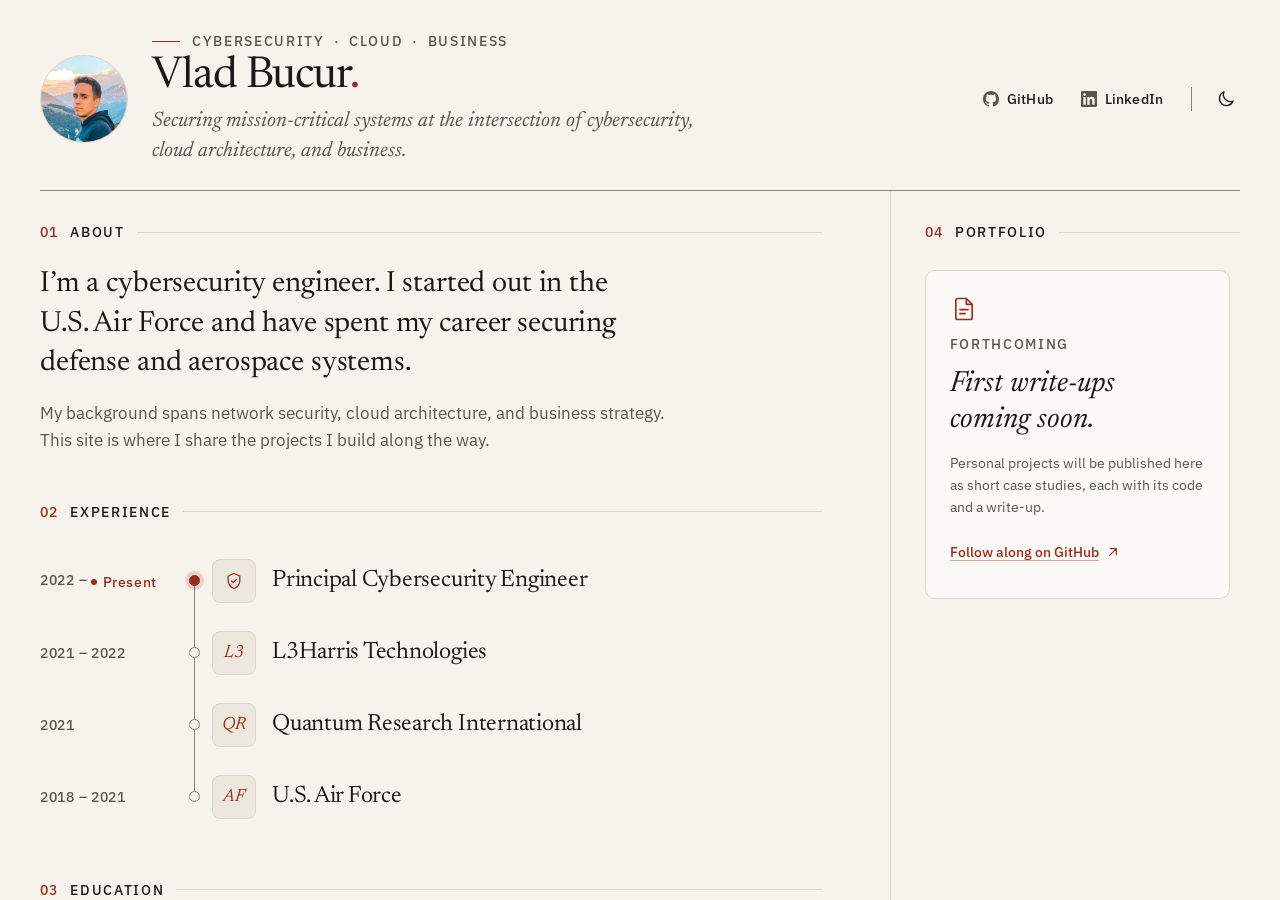
<file: index.html>
<!doctype html>
<html lang="en">
<head>
  <meta charset="utf-8">
  <meta name="viewport" content="width=device-width, initial-scale=1">
  <title>Vlad Bucur — Cybersecurity Engineer</title>

  <!-- Apply the saved theme before first paint (prevents a light/dark flash). -->
  <script>
    (function () {
      var d = document.documentElement;
      d.classList.add('js');
      try {
        var t = localStorage.getItem('theme');
        if (t === 'light' || t === 'dark') d.setAttribute('data-theme', t);
      } catch (e) {}
    })();
  </script>

  <meta name="description" content="Vlad Bucur is a cybersecurity engineer securing mission-critical systems at the intersection of cybersecurity, cloud architecture, and business.">
  <meta name="color-scheme" content="light dark">
  <meta name="theme-color" content="#F6F3EC" media="(prefers-color-scheme: light)">
  <meta name="theme-color" content="#131210" media="(prefers-color-scheme: dark)">

  <link rel="canonical" href="https://corpus777.github.io/">

  <!-- Social cards (add og:image / twitter:image once a share image exists) -->
  <meta property="og:type" content="website">
  <meta property="og:url" content="https://corpus777.github.io/">
  <meta property="og:site_name" content="Vlad Bucur">
  <meta property="og:locale" content="en_US">
  <meta property="og:title" content="Vlad Bucur — Cybersecurity Engineer">
  <meta property="og:description" content="Securing mission-critical systems at the intersection of cybersecurity, cloud architecture, and business.">
  <meta name="twitter:card" content="summary">
  <meta name="twitter:title" content="Vlad Bucur — Cybersecurity Engineer">
  <meta name="twitter:description" content="Securing mission-critical systems at the intersection of cybersecurity, cloud architecture, and business.">

  <link rel="icon" href="assets/img/favicon.svg" type="image/svg+xml">

  <link rel="preconnect" href="https://fonts.googleapis.com">
  <link rel="preconnect" href="https://fonts.gstatic.com" crossorigin>
  <link rel="stylesheet" href="https://fonts.googleapis.com/css2?family=IBM+Plex+Sans:wght@400;500&family=Newsreader:ital,opsz,wght@0,6..72,400;0,6..72,500;1,6..72,400&display=swap">
  <link rel="stylesheet" href="assets/css/style.css">

  <!-- Project data first, then the scripts that use it (defer keeps this order). -->
  <script src="assets/js/projects-data.js" defer></script>
  <script src="assets/js/main.js" defer></script>
  <script src="assets/js/portfolio.js" defer></script>

  <script type="application/ld+json">
  {
    "@context": "https://schema.org",
    "@type": "Person",
    "name": "Vlad Bucur",
    "url": "https://corpus777.github.io/",
    "jobTitle": "Cybersecurity Engineer",
    "sameAs": [
      "https://www.linkedin.com/in/vladbucur1/",
      "https://github.com/Corpus777"
    ],
    "alumniOf": [
      {
        "@type": "CollegeOrUniversity",
        "name": "Johns Hopkins Carey Business School"
      },
      {
        "@type": "CollegeOrUniversity",
        "name": "University of Maryland Global Campus"
      }
    ]
  }
  </script>
</head>
<!-- data-root: prefix from this page to the site root (used by portfolio.js). -->
<body data-root="./">
  <a class="skip-link" href="#main">Skip to content</a>

  <div class="shell">

    <!-- ===================== Profile header ===================== -->
    <header class="profile">
      <!-- Portrait: assets/img/profile.jpg, cropped to a circle. If the file is
           missing, the image removes itself and the VB monogram shows. -->
      <div class="portrait profile__portrait reveal" style="--reveal-order: 0">
        <div class="portrait__frame">
          <span class="portrait__monogram" aria-hidden="true">VB</span>
          <img class="portrait__img" src="assets/img/profile.jpg" alt="Portrait of Vlad Bucur" width="160" height="160" decoding="async" onload="this.classList.add('is-loaded')" onerror="this.remove()">
        </div>
      </div>

      <div class="profile__id">
        <p class="eyebrow profile__eyebrow reveal" style="--reveal-order: 1">
          <span class="profile__topics"><span>Cybersecurity</span> <span>Cloud</span> <span>Business</span></span>
        </p>
        <h1 class="profile__name reveal" style="--reveal-order: 2">Vlad Bucur<span class="profile__dot" aria-hidden="true">.</span></h1>
      </div>

      <p class="profile__tagline reveal" style="--reveal-order: 3">Securing mission-critical systems at the intersection of cybersecurity, cloud architecture, and business.</p>

      <div class="profile__actions reveal" style="--reveal-order: 4">
        <ul class="profile__links" role="list">
          <li>
            <a class="profile__link" href="https://github.com/Corpus777" target="_blank" rel="noopener noreferrer">
              <svg viewBox="0 0 16 16" fill="currentColor" aria-hidden="true" focusable="false"><path d="M8 0C3.58 0 0 3.58 0 8c0 3.54 2.29 6.53 5.47 7.59.4.07.55-.17.55-.38 0-.19-.01-.82-.01-1.49-2.01.37-2.53-.49-2.69-.94-.09-.23-.48-.94-.82-1.13-.28-.15-.68-.52-.01-.53.63-.01 1.08.58 1.23.82.72 1.21 1.87.87 2.33.66.07-.52.28-.87.51-1.07-1.78-.2-3.64-.89-3.64-3.95 0-.87.31-1.59.82-2.15-.08-.2-.36-1.02.08-2.12 0 0 .67-.21 2.2.82.64-.18 1.32-.27 2-.27.68 0 1.36.09 2 .27 1.53-1.04 2.2-.82 2.2-.82.44 1.1.16 1.92.08 2.12.51.56.82 1.27.82 2.15 0 3.07-1.87 3.75-3.65 3.95.29.25.54.73.54 1.48 0 1.07-.01 1.93-.01 2.2 0 .21.15.46.55.38A8.013 8.013 0 0 0 16 8c0-4.42-3.58-8-8-8z"/></svg>
              GitHub<span class="visually-hidden"> (opens in a new tab)</span>
            </a>
          </li>
          <li>
            <a class="profile__link" href="https://www.linkedin.com/in/vladbucur1/" target="_blank" rel="noopener noreferrer">
              <svg viewBox="0 0 24 24" fill="currentColor" aria-hidden="true" focusable="false"><path d="M20.447 20.452h-3.554v-5.569c0-1.328-.027-3.037-1.852-3.037-1.853 0-2.136 1.445-2.136 2.939v5.667H9.351V9h3.414v1.561h.046c.477-.9 1.637-1.85 3.37-1.85 3.601 0 4.267 2.37 4.267 5.455v6.286zM5.337 7.433a2.062 2.062 0 1 1 0-4.125 2.062 2.062 0 0 1 0 4.125zM7.119 20.452H3.555V9h3.564v11.452zM22.225 0H1.771C.792 0 0 .774 0 1.729v20.542C0 23.227.792 24 1.771 24h20.451C23.2 24 24 23.227 24 22.271V1.729C24 .774 23.2 0 22.222 0h.003z"/></svg>
              LinkedIn<span class="visually-hidden"> (opens in a new tab)</span>
            </a>
          </li>
        </ul>
        <span class="profile__divider" aria-hidden="true"></span>
        <button class="icon-button theme-toggle" type="button" aria-label="Dark theme" aria-pressed="false" data-theme-toggle>
          <svg class="theme-toggle__moon" viewBox="0 0 24 24" fill="none" stroke="currentColor" stroke-width="1.6" stroke-linecap="round" stroke-linejoin="round" aria-hidden="true" focusable="false"><path d="M20.5 14.5A8.5 8.5 0 0 1 9.5 3.5a8.5 8.5 0 1 0 11 11z"/></svg>
          <svg class="theme-toggle__sun" viewBox="0 0 24 24" fill="none" stroke="currentColor" stroke-width="1.6" stroke-linecap="round" aria-hidden="true" focusable="false"><circle cx="12" cy="12" r="4"/><path d="M12 2.5v2M12 19.5v2M4.6 4.6 6 6M18 18l1.4 1.4M2.5 12h2M19.5 12h2M4.6 19.4 6 18M18 6l1.4-1.4"/></svg>
        </button>
      </div>
    </header>

    <!-- ===================== Main column =====================
         On large screens this column scrolls on its own. It has no links, so it
         is itself a keyboard tab stop there (main.js keeps tabindex in sync). -->
    <main id="main" class="shell__main scroller reveal" style="--reveal-order: 3" tabindex="0" aria-label="Overview" data-scroll-region>

      <!-- 01 About -->
      <section class="resume-section" id="about" aria-labelledby="about-title">
        <h2 class="label" id="about-title"><span class="label__num" aria-hidden="true">01</span>About</h2>
        <div class="prose">
          <p class="lede">I’m a cybersecurity engineer. I started out in the U.S. Air Force and have spent my career securing defense and aerospace systems.</p>
          <p>My background spans network security, cloud architecture, and business strategy. This site is where I share the projects I build along the way.</p>
        </div>
      </section>

      <!-- 02 Experience: past roles show employer + years; the current role shows its title only. Heading first in the DOM;
           CSS shows the years first. Add timeline__item--current to the
           present role (filled ring). -->
      <section class="resume-section" id="experience" aria-labelledby="experience-title">
        <h2 class="label" id="experience-title"><span class="label__num" aria-hidden="true">02</span>Experience</h2>
        <ol class="timeline" role="list">
          <li class="timeline__item timeline__item--current">
            <div class="timeline__body">
              <h3 class="timeline__title">Principal Cybersecurity Engineer</h3>
            </div>
            <span class="timeline__badge" aria-hidden="true"><svg viewBox="0 0 24 24" fill="none" stroke="currentColor" stroke-width="1.5" stroke-linecap="round" stroke-linejoin="round" focusable="false"><path d="M12 3 5 6v5c0 4.5 2.9 8.3 7 10 4.1-1.7 7-5.5 7-10V6z"/><path d="m9 12 2 2 4-4"/></svg></span>
            <p class="timeline__years">
              <time datetime="2022">2022</time><span class="timeline__dash"><span aria-hidden="true">–</span><span class="visually-hidden"> to </span></span><span class="timeline__now">Present</span>
            </p>
          </li>
          <li class="timeline__item">
            <div class="timeline__body">
              <h3 class="timeline__title">L3Harris Technologies</h3>
            </div>
            <span class="timeline__badge" aria-hidden="true">L3</span>
            <p class="timeline__years">
              <time datetime="2021">2021</time><span class="timeline__dash"><span aria-hidden="true">–</span><span class="visually-hidden"> to </span></span><time datetime="2022">2022</time>
            </p>
          </li>
          <li class="timeline__item">
            <div class="timeline__body">
              <h3 class="timeline__title">Quantum Research International</h3>
            </div>
            <span class="timeline__badge" aria-hidden="true">QR</span>
            <p class="timeline__years">
              <time datetime="2021">2021</time>
            </p>
          </li>
          <li class="timeline__item">
            <div class="timeline__body">
              <h3 class="timeline__title">U.S. Air Force</h3>
            </div>
            <span class="timeline__badge" aria-hidden="true">AF</span>
            <p class="timeline__years">
              <time datetime="2018">2018</time><span class="timeline__dash"><span aria-hidden="true">–</span><span class="visually-hidden"> to </span></span><time datetime="2021">2021</time>
            </p>
          </li>
        </ol>
      </section>

      <!-- 03 Education -->
      <section class="resume-section" id="education" aria-labelledby="education-title">
        <h2 class="label" id="education-title"><span class="label__num" aria-hidden="true">03</span>Education</h2>
        <ol class="timeline timeline--education" role="list">
          <li class="timeline__item">
            <div class="timeline__body">
              <h3 class="timeline__title">Master of Business Administration (MBA)</h3>
              <p class="timeline__meta">Johns Hopkins Carey Business School</p>
            </div>
            <span class="timeline__badge" aria-hidden="true">JH</span>
            <p class="timeline__years"><time datetime="2025">2025</time></p>
          </li>
          <li class="timeline__item">
            <div class="timeline__body">
              <h3 class="timeline__title">Master of Science in Cloud Computing Architecture</h3>
              <p class="timeline__meta">University of Maryland Global Campus</p>
            </div>
            <span class="timeline__badge" aria-hidden="true">UM</span>
            <p class="timeline__years"><time datetime="2023">2023</time></p>
          </li>
          <li class="timeline__item">
            <div class="timeline__body">
              <h3 class="timeline__title">Bachelor of Science in Computer Networks <span class="amp">&amp;</span> Cybersecurity</h3>
              <p class="timeline__meta">University of Maryland Global Campus</p>
            </div>
            <span class="timeline__badge" aria-hidden="true">UM</span>
            <p class="timeline__years"><time datetime="2021">2021</time></p>
          </li>
        </ol>
      </section>

      <footer class="colophon">
        <p>© 2026 Vlad Bucur</p>
      </footer>
    </main>

    <!-- ===================== Portfolio sidebar =====================
         Rendered by assets/js/portfolio.js from assets/js/projects-data.js.
         To add a project, edit the data file (see README.md), not this markup. -->
    <aside class="shell__aside portfolio reveal" style="--reveal-order: 4" aria-labelledby="portfolio-title" data-portfolio>
      <div class="portfolio__head">
        <h2 class="label" id="portfolio-title"><span class="label__num" aria-hidden="true">04</span>Portfolio</h2>
        <div class="chips" role="group" aria-label="Filter projects by category" data-portfolio-filters hidden></div>
        <p class="visually-hidden" role="status" data-portfolio-status></p>
      </div>
      <div class="portfolio__list scroller" data-portfolio-list>
        <noscript>
          <p class="portfolio__noscript">
            The project list needs JavaScript. In the meantime, the code is on
            <a class="text-link" href="https://github.com/Corpus777" target="_blank" rel="noopener noreferrer">GitHub<span class="visually-hidden"> (opens in a new tab)</span></a>.
          </p>
        </noscript>
      </div>
    </aside>

    <footer class="colophon colophon--page">
      <p>© 2026 Vlad Bucur</p>
    </footer>

  </div>
</body>
</html>
</file>
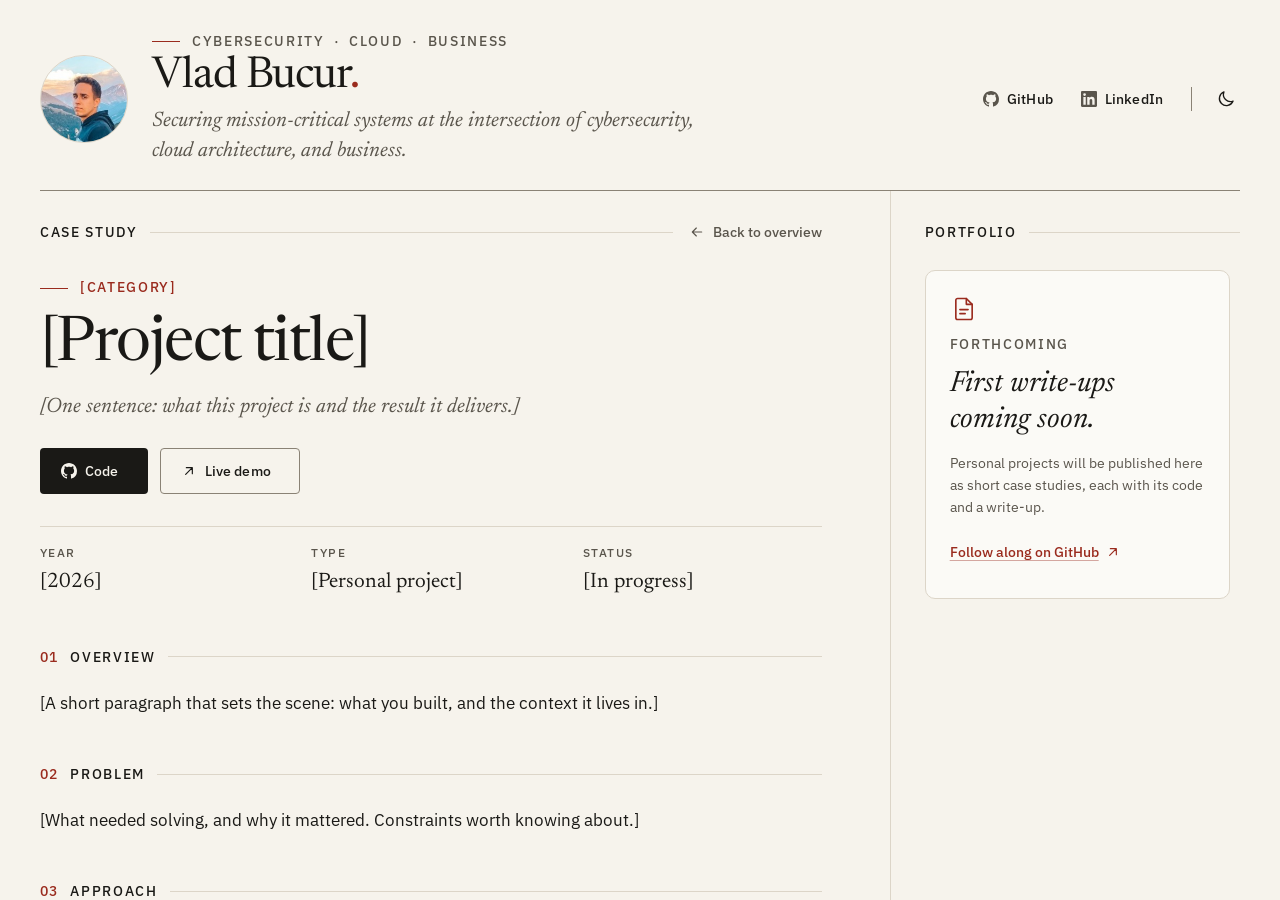
<file: projects/_template/index.html>
<!doctype html>
<!--
  PROJECT PAGE TEMPLATE
  1. Copy this whole folder, projects/_template/, to projects/<slug>/
     (slug: lowercase letters and digits, single hyphens between words, e.g. cloud-log-pipeline).
  2. In the copy, set data-project on <body> to the slug. It must match the
     slug of the entry in assets/js/projects-data.js; that card is then
     highlighted in the sidebar. Leave data-root="../../" as it is.
  3. Replace every placeholder in square brackets, including the <title>, the
     meta descriptions, the canonical/og:url slug and the GitHub repo name.
     Remove any button or section the project doesn't need; section numbers update automatically.
  4. Delete the <meta name="robots" content="noindex"> line so the page can be indexed.
  5. Add the project's entry at the top of window.PROJECTS in
     assets/js/projects-data.js (that is what makes it appear in the sidebar).
  6. Images go next to this file (cover.jpg, screenshot-1.png, ...). Strip location
     data from every image, and crop or blur hostnames, IP addresses, usernames
     and internal URLs in screenshots before committing.
  Paths are relative (../../assets/...) so the page works at any base URL.
-->
<html lang="en">
<head>
  <meta charset="utf-8">
  <meta name="viewport" content="width=device-width, initial-scale=1">
  <title>[Project title] — Vlad Bucur</title>
  <meta name="robots" content="noindex">

  <!-- Apply the saved theme before first paint (prevents a light/dark flash). -->
  <script>
    (function () {
      var d = document.documentElement;
      d.classList.add('js');
      try {
        var t = localStorage.getItem('theme');
        if (t === 'light' || t === 'dark') d.setAttribute('data-theme', t);
      } catch (e) {}
    })();
  </script>

  <meta name="description" content="[One-sentence summary of the project.]">
  <meta name="color-scheme" content="light dark">
  <meta name="theme-color" content="#F6F3EC" media="(prefers-color-scheme: light)">
  <meta name="theme-color" content="#131210" media="(prefers-color-scheme: dark)">

  <link rel="canonical" href="https://corpus777.github.io/projects/[slug]/">

  <meta property="og:type" content="article">
  <meta property="og:url" content="https://corpus777.github.io/projects/[slug]/">
  <meta property="og:site_name" content="Vlad Bucur">
  <meta property="og:title" content="[Project title] — Vlad Bucur">
  <meta property="og:description" content="[One-sentence summary of the project.]">
  <meta name="twitter:card" content="summary">
  <meta name="twitter:title" content="[Project title] — Vlad Bucur">
  <meta name="twitter:description" content="[One-sentence summary of the project.]">

  <link rel="icon" href="../../assets/img/favicon.svg" type="image/svg+xml">

  <link rel="preconnect" href="https://fonts.googleapis.com">
  <link rel="preconnect" href="https://fonts.gstatic.com" crossorigin>
  <link rel="stylesheet" href="https://fonts.googleapis.com/css2?family=IBM+Plex+Sans:wght@400;500&family=Newsreader:ital,opsz,wght@0,6..72,400;0,6..72,500;1,6..72,400&display=swap">
  <link rel="stylesheet" href="../../assets/css/style.css">

  <!-- Project data first, then the scripts that use it (defer keeps this order). -->
  <script src="../../assets/js/projects-data.js" defer></script>
  <script src="../../assets/js/main.js" defer></script>
  <script src="../../assets/js/portfolio.js" defer></script>
</head>
<!-- data-root: prefix from this page to the site root. data-project: this project's slug. -->
<body data-root="../../" data-project="[slug]">
  <a class="skip-link" href="#main">Skip to content</a>

  <div class="shell">

    <!-- ===================== Profile header (name links home) ===================== -->
    <header class="profile">
      <div class="portrait profile__portrait reveal" style="--reveal-order: 0">
        <div class="portrait__frame">
          <span class="portrait__monogram" aria-hidden="true">VB</span>
          <img class="portrait__img" src="../../assets/img/profile.jpg" alt="Portrait of Vlad Bucur" width="160" height="160" decoding="async" onload="this.classList.add('is-loaded')" onerror="this.remove()">
        </div>
      </div>

      <div class="profile__id">
        <p class="eyebrow profile__eyebrow reveal" style="--reveal-order: 1">
          <span class="profile__topics"><span>Cybersecurity</span> <span>Cloud</span> <span>Business</span></span>
        </p>
        <p class="profile__name reveal" style="--reveal-order: 2"><a href="../../index.html">Vlad Bucur<span class="profile__dot" aria-hidden="true">.</span><span class="visually-hidden">, home</span></a></p>
      </div>

      <p class="profile__tagline reveal" style="--reveal-order: 3">Securing mission-critical systems at the intersection of cybersecurity, cloud architecture, and business.</p>

      <div class="profile__actions reveal" style="--reveal-order: 4">
        <ul class="profile__links" role="list">
          <li>
            <a class="profile__link" href="https://github.com/Corpus777" target="_blank" rel="noopener noreferrer">
              <svg viewBox="0 0 16 16" fill="currentColor" aria-hidden="true" focusable="false"><path d="M8 0C3.58 0 0 3.58 0 8c0 3.54 2.29 6.53 5.47 7.59.4.07.55-.17.55-.38 0-.19-.01-.82-.01-1.49-2.01.37-2.53-.49-2.69-.94-.09-.23-.48-.94-.82-1.13-.28-.15-.68-.52-.01-.53.63-.01 1.08.58 1.23.82.72 1.21 1.87.87 2.33.66.07-.52.28-.87.51-1.07-1.78-.2-3.64-.89-3.64-3.95 0-.87.31-1.59.82-2.15-.08-.2-.36-1.02.08-2.12 0 0 .67-.21 2.2.82.64-.18 1.32-.27 2-.27.68 0 1.36.09 2 .27 1.53-1.04 2.2-.82 2.2-.82.44 1.1.16 1.92.08 2.12.51.56.82 1.27.82 2.15 0 3.07-1.87 3.75-3.65 3.95.29.25.54.73.54 1.48 0 1.07-.01 1.93-.01 2.2 0 .21.15.46.55.38A8.013 8.013 0 0 0 16 8c0-4.42-3.58-8-8-8z"/></svg>
              GitHub<span class="visually-hidden"> (opens in a new tab)</span>
            </a>
          </li>
          <li>
            <a class="profile__link" href="https://www.linkedin.com/in/vladbucur1/" target="_blank" rel="noopener noreferrer">
              <svg viewBox="0 0 24 24" fill="currentColor" aria-hidden="true" focusable="false"><path d="M20.447 20.452h-3.554v-5.569c0-1.328-.027-3.037-1.852-3.037-1.853 0-2.136 1.445-2.136 2.939v5.667H9.351V9h3.414v1.561h.046c.477-.9 1.637-1.85 3.37-1.85 3.601 0 4.267 2.37 4.267 5.455v6.286zM5.337 7.433a2.062 2.062 0 1 1 0-4.125 2.062 2.062 0 0 1 0 4.125zM7.119 20.452H3.555V9h3.564v11.452zM22.225 0H1.771C.792 0 0 .774 0 1.729v20.542C0 23.227.792 24 1.771 24h20.451C23.2 24 24 23.227 24 22.271V1.729C24 .774 23.2 0 22.222 0h.003z"/></svg>
              LinkedIn<span class="visually-hidden"> (opens in a new tab)</span>
            </a>
          </li>
        </ul>
        <span class="profile__divider" aria-hidden="true"></span>
        <button class="icon-button theme-toggle" type="button" aria-label="Dark theme" aria-pressed="false" data-theme-toggle>
          <svg class="theme-toggle__moon" viewBox="0 0 24 24" fill="none" stroke="currentColor" stroke-width="1.6" stroke-linecap="round" stroke-linejoin="round" aria-hidden="true" focusable="false"><path d="M20.5 14.5A8.5 8.5 0 0 1 9.5 3.5a8.5 8.5 0 1 0 11 11z"/></svg>
          <svg class="theme-toggle__sun" viewBox="0 0 24 24" fill="none" stroke="currentColor" stroke-width="1.6" stroke-linecap="round" aria-hidden="true" focusable="false"><circle cx="12" cy="12" r="4"/><path d="M12 2.5v2M12 19.5v2M4.6 4.6 6 6M18 18l1.4 1.4M2.5 12h2M19.5 12h2M4.6 19.4 6 18M18 6l1.4-1.4"/></svg>
        </button>
      </div>
    </header>

    <!-- ===================== Main column: the case study ===================== -->
    <main id="main" class="shell__main scroller reveal" style="--reveal-order: 3" tabindex="-1" aria-label="Project" data-scroll-region>
      <article class="case" aria-labelledby="case-title">

        <div class="case__top">
          <p class="label">Case study</p>
          <a class="back-link" href="../../index.html">
            <svg viewBox="0 0 24 24" fill="none" stroke="currentColor" stroke-width="1.75" stroke-linecap="round" stroke-linejoin="round" aria-hidden="true" focusable="false"><path d="M19 12H5M11 6l-6 6 6 6"/></svg>
            Back to overview
          </a>
        </div>

        <header class="case__intro">
          <!-- Same wording as the project's "category" in projects-data.js. -->
          <p class="eyebrow case__crumb">[Category]</p>
          <h1 class="case__title" id="case-title">[Project title]</h1>
          <p class="case__subtitle">[One sentence: what this project is and the result it delivers.]</p>

          <!-- Remove any button the project doesn't have. -->
          <ul class="button-row case__actions" role="list">
            <li>
              <a class="button button--primary" href="https://github.com/Corpus777/[repo-name]" target="_blank" rel="noopener noreferrer">
                <svg viewBox="0 0 16 16" fill="currentColor" aria-hidden="true" focusable="false"><path d="M8 0C3.58 0 0 3.58 0 8c0 3.54 2.29 6.53 5.47 7.59.4.07.55-.17.55-.38 0-.19-.01-.82-.01-1.49-2.01.37-2.53-.49-2.69-.94-.09-.23-.48-.94-.82-1.13-.28-.15-.68-.52-.01-.53.63-.01 1.08.58 1.23.82.72 1.21 1.87.87 2.33.66.07-.52.28-.87.51-1.07-1.78-.2-3.64-.89-3.64-3.95 0-.87.31-1.59.82-2.15-.08-.2-.36-1.02.08-2.12 0 0 .67-.21 2.2.82.64-.18 1.32-.27 2-.27.68 0 1.36.09 2 .27 1.53-1.04 2.2-.82 2.2-.82.44 1.1.16 1.92.08 2.12.51.56.82 1.27.82 2.15 0 3.07-1.87 3.75-3.65 3.95.29.25.54.73.54 1.48 0 1.07-.01 1.93-.01 2.2 0 .21.15.46.55.38A8.013 8.013 0 0 0 16 8c0-4.42-3.58-8-8-8z"/></svg>
                Code<span class="visually-hidden"> (opens in a new tab)</span>
              </a>
            </li>
            <li>
              <a class="button button--secondary" href="[https://live-demo-url]" target="_blank" rel="noopener noreferrer">
                <svg viewBox="0 0 24 24" fill="none" stroke="currentColor" stroke-width="1.75" stroke-linecap="round" stroke-linejoin="round" aria-hidden="true" focusable="false"><path d="M7 17 17 7M8 7h9v9"/></svg>
                Live demo<span class="visually-hidden"> (opens in a new tab)</span>
              </a>
            </li>
          </ul>

          <dl class="facts">
            <div>
              <dt>Year</dt>
              <dd>[2026]</dd>
            </div>
            <div>
              <dt>Type</dt>
              <dd>[Personal project]</dd>
            </div>
            <div>
              <dt>Status</dt>
              <dd>[In progress]</dd>
            </div>
          </dl>
        </header>

        <section class="case__section" aria-labelledby="overview-title">
          <h2 class="label" id="overview-title"><span class="label__num" aria-hidden="true"></span>Overview</h2>
          <div class="prose">
            <p>[A short paragraph that sets the scene: what you built, and the context it lives in.]</p>
          </div>
        </section>

        <section class="case__section" aria-labelledby="problem-title">
          <h2 class="label" id="problem-title"><span class="label__num" aria-hidden="true"></span>Problem</h2>
          <div class="prose">
            <p>[What needed solving, and why it mattered. Constraints worth knowing about.]</p>
          </div>
        </section>

        <section class="case__section" aria-labelledby="approach-title">
          <h2 class="label" id="approach-title"><span class="label__num" aria-hidden="true"></span>Approach</h2>
          <div class="prose">
            <p>[How you tackled it. Key decisions and trade-offs.]</p>
            <ol>
              <li>[Step or decision one]</li>
              <li>[Step or decision two]</li>
              <li>[Step or decision three]</li>
            </ol>
          </div>
        </section>

        <section class="case__section" aria-labelledby="stack-title">
          <h2 class="label" id="stack-title"><span class="label__num" aria-hidden="true"></span>Tech stack</h2>
          <div class="prose">
            <ul class="tag-list" role="list" aria-label="Tech stack">
              <li class="tag">[Language]</li>
              <li class="tag">[Framework]</li>
              <li class="tag">[Cloud service]</li>
              <li class="tag">[Tool]</li>
            </ul>
            <p>[Optional: a sentence on why these tools were the right fit.]</p>
          </div>
        </section>

        <section class="case__section" aria-labelledby="outcome-title">
          <h2 class="label" id="outcome-title"><span class="label__num" aria-hidden="true"></span>Outcome</h2>
          <div class="prose">
            <p>[What changed as a result. What you learned, and what you would do next.]</p>
          </div>
        </section>

        <section class="case__section" aria-labelledby="screenshots-title">
          <h2 class="label" id="screenshots-title"><span class="label__num" aria-hidden="true"></span>Screenshots</h2>
          <figure class="case__figure">
            <!-- Replace this placeholder box with your image, e.g.
                 <img src="screenshot-1.png" alt="Describe what the screenshot shows" width="1600" height="1000" loading="lazy" decoding="async"> -->
            <div class="case__placeholder">[Screenshot placeholder, 16:10]</div>
            <figcaption>[Caption describing the screenshot.]</figcaption>
          </figure>
        </section>

      </article>

      <footer class="colophon">
        <p>© 2026 Vlad Bucur</p>
      </footer>
    </main>

    <!-- ===================== Portfolio sidebar (rendered by portfolio.js) ===================== -->
    <aside class="shell__aside portfolio reveal" style="--reveal-order: 4" aria-labelledby="portfolio-title" data-portfolio>
      <div class="portfolio__head">
        <h2 class="label" id="portfolio-title">Portfolio</h2>
        <div class="chips" role="group" aria-label="Filter projects by category" data-portfolio-filters hidden></div>
        <p class="visually-hidden" role="status" data-portfolio-status></p>
      </div>
      <div class="portfolio__list scroller" data-portfolio-list>
        <noscript>
          <p class="portfolio__noscript">
            The project list needs JavaScript. In the meantime, the code is on
            <a class="text-link" href="https://github.com/Corpus777" target="_blank" rel="noopener noreferrer">GitHub<span class="visually-hidden"> (opens in a new tab)</span></a>.
          </p>
        </noscript>
      </div>
    </aside>

    <footer class="colophon colophon--page">
      <p>© 2026 Vlad Bucur</p>
    </footer>

  </div>
</body>
</html>
</file>
<file: assets/css/style.css>
/* ==========================================================================
   Vlad Bucur — portfolio stylesheet
   Direction: "Editorial" — serif display (Newsreader) + sans body (IBM Plex Sans),
   paper-and-ink palette with a single red-ink accent, hairline rules.

   Layout: a two-column "app shell". On large screens (>= 64em wide AND >= 36em
   tall) the page is exactly one viewport tall: profile header on top, the main
   column (left, ~70%) and the portfolio aside (right, ~30%) scroll on their own.
   Everything below that breakpoint is ordinary stacked document flow.

   Contents
     1.  Tokens (light default, explicit dark, system-dark fallback)
     2.  Base & reset
     3.  Utilities (visually-hidden, skip link, eyebrow, label, prose, scrollbars)
     4.  App shell layout
     5.  Profile header & portrait
     6.  Buttons & icon buttons
     7.  Resume (about, timeline)
     8.  Column footer
     9.  Portfolio aside (filters, groups, cards, empty state)
     10. Project page (projects/<slug>/index.html)
     11. Motion & reduced motion
     12. Print

   Naming: BEM-ish. .block, .block__element, .block--modifier.
           State classes are prefixed .is-* (toggled by the scripts in assets/js/).
           html.js is added by the inline <head> script when JS runs.
   ========================================================================== */


/* 1. Tokens
   ========================================================================== */

:root {
  color-scheme: light;

  /* Color — light (default). Contrast checked against --bg/--surface/--bg-sunken:
     text 15.9:1, muted 6.1–7.1:1, accent 6.3–7.3:1, rule-strong 3.1–3.6:1 (UI). */
  --bg: #F6F3EC;            /* paper */
  --bg-sunken: #EDE8DE;     /* recessed panels, portrait frame, badges */
  --surface: #FBFAF6;       /* raised cards */
  --text: #1A1916;          /* ink */
  --text-muted: #5A554C;
  --rule: #DCD5C8;          /* decorative hairlines */
  --rule-strong: #8A8275;   /* borders that identify controls (>= 3:1) */
  --accent: #9A2B1E;        /* red ink */
  --accent-strong: #7A1F14; /* accent hover */
  --on-accent: #FBFAF6;
  --ink: var(--text);       /* primary button + active chip fill */
  --on-ink: var(--bg);
  --focus: var(--accent);

  /* Type */
  --font-display: "Newsreader", "Iowan Old Style", "Palatino Linotype", Palatino, Georgia, serif;
  --font-sans: "IBM Plex Sans", ui-sans-serif, system-ui, -apple-system, "Segoe UI", Roboto, "Helvetica Neue", Arial, sans-serif;

  --step--2: 0.75rem;
  --step--1: clamp(0.8125rem, 0.79rem + 0.1vw, 0.875rem);
  --step-0: clamp(1rem, 0.97rem + 0.15vw, 1.0625rem);
  --step-1: clamp(1.125rem, 1.06rem + 0.35vw, 1.3125rem);
  --step-2: clamp(1.375rem, 1.22rem + 0.75vw, 1.875rem);
  --step-3: clamp(1.75rem, 1.45rem + 1.5vw, 2.75rem);
  --step-4: clamp(2.25rem, 1.7rem + 2.75vw, 4rem);

  /* Space (8pt-ish scale) */
  --space-3xs: 0.25rem;
  --space-2xs: 0.5rem;
  --space-xs: 0.75rem;
  --space-s: 1rem;
  --space-m: 1.5rem;
  --space-l: 2rem;
  --space-xl: 3rem;
  --space-2xl: 4rem;
  --space-3xl: 6rem;

  /* Shape: s = controls, m = containers, full = chips + tags */
  --radius-s: 4px;
  --radius-m: 10px;
  --radius-full: 999px;

  /* Layout */
  --shell-max: 80rem;
  --shell-gap: clamp(1.5rem, 0.5rem + 2vw, 2.5rem); /* each side of the column rule */
  --gutter: clamp(1rem, 0.5rem + 2.5vw, 2.5rem);
  --measure: 66ch;
  --touch: 44px;

  /* Motion */
  --ease: cubic-bezier(0.2, 0.7, 0.2, 1);
  --dur: 180ms;
}

/* Explicit dark choice (set by the toggle, persisted in localStorage). */
:root[data-theme="dark"] {
  color-scheme: dark;
  /* Contrast vs --bg/--surface/--bg-sunken: text 14–15.2:1, muted 6.5–7:1,
     accent 7–7.6:1, rule-strong 3.1–3.4:1 (UI). */
  --bg: #131210;
  --bg-sunken: #1C1B18;
  --surface: #1B1A17;
  --text: #ECE7DC;
  --text-muted: #A59E91;
  --rule: #2F2C27;
  --rule-strong: #6F685D;
  --accent: #EE8B72;
  --accent-strong: #F5A893;
  --on-accent: #131210;
}

/* No explicit choice: follow the OS. Keep in sync with the block above. */
@media (prefers-color-scheme: dark) {
  :root:not([data-theme="light"]) {
    color-scheme: dark;
    --bg: #131210;
    --bg-sunken: #1C1B18;
    --surface: #1B1A17;
    --text: #ECE7DC;
    --text-muted: #A59E91;
    --rule: #2F2C27;
    --rule-strong: #6F685D;
    --accent: #EE8B72;
    --accent-strong: #F5A893;
    --on-accent: #131210;
  }
}


/* 2. Base & reset
   ========================================================================== */

*,
*::before,
*::after {
  box-sizing: border-box;
}

html {
  -webkit-text-size-adjust: 100%;
  text-size-adjust: 100%;
}

body {
  margin: 0;
  min-height: 100vh;
  min-height: 100dvh;
  background-color: var(--bg);
  color: var(--text);
  font-family: var(--font-sans);
  font-size: var(--step-0);
  line-height: 1.6;
  text-rendering: optimizeLegibility;
  -webkit-font-smoothing: antialiased;
  -moz-osx-font-smoothing: grayscale;
  overflow-wrap: break-word;
}

/* Author display rules must never beat the hidden attribute. */
[hidden] {
  display: none !important;
}

h1, h2, h3, h4, p, ul, ol, dl, dd, figure {
  margin: 0;
}

h1, h2, h3, h4 {
  font-family: var(--font-display);
  font-weight: 400;
  line-height: 1.15;
  letter-spacing: -0.01em;
  text-wrap: balance;
}

p {
  text-wrap: pretty;
}

img,
svg {
  display: block;
  max-width: 100%;
}

a {
  color: inherit;
  text-decoration-thickness: 1px;
  text-underline-offset: 0.2em;
}

button {
  font: inherit;
  color: inherit;
}

::selection {
  background-color: var(--accent);
  color: var(--on-accent);
}

:focus-visible {
  outline: 2px solid var(--focus);
  outline-offset: 3px;
  border-radius: var(--radius-s);
}


/* 3. Utilities
   ========================================================================== */

.visually-hidden {
  position: absolute !important;
  width: 1px;
  height: 1px;
  margin: -1px;
  padding: 0;
  overflow: hidden;
  clip: rect(0 0 0 0);
  clip-path: inset(50%);
  white-space: nowrap;
  border: 0;
}

.skip-link {
  position: absolute;
  top: var(--space-xs);
  left: var(--gutter);
  z-index: 100;
  display: inline-flex;
  align-items: center;
  min-height: var(--touch);
  padding: 0 var(--space-s);
  border-radius: var(--radius-s);
  background-color: var(--ink);
  color: var(--on-ink);
  font-weight: 500;
  text-decoration: none;
  transform: translateY(-200%);
}

.skip-link:focus,
.skip-link:focus-visible {
  transform: none;
}

/* Small tracked uppercase line (tagline eyebrow, empty state, breadcrumb). */
.eyebrow {
  display: flex;
  flex-wrap: wrap;
  align-items: center;
  gap: var(--space-3xs) var(--space-xs);
  font-family: var(--font-sans);
  font-size: var(--step--1);
  font-weight: 500;
  line-height: 1.4;
  letter-spacing: 0.12em;
  text-transform: uppercase;
  color: var(--text-muted);
}

/* Section label: red number, tracked uppercase word, hairline to the edge.
   Used for every h2 in the columns ("01 About", "04 Portfolio", …). */
.label {
  display: flex;
  align-items: center;
  gap: var(--space-xs);
  font-family: var(--font-sans);
  font-size: var(--step--1);
  font-weight: 500;
  line-height: 1.3;
  letter-spacing: 0.12em;
  text-transform: uppercase;
  white-space: nowrap;
  color: var(--text);
}

.label::after {
  content: "";
  flex: 1 1 auto;
  min-width: var(--space-l);
  height: 1px;
  background-color: var(--rule);
}

.label__num {
  font-variant-numeric: tabular-nums lining-nums;
  letter-spacing: 0.08em;
  color: var(--accent);
}

/* Long-form text block with a comfortable measure. */
.prose {
  max-width: var(--measure);
}

.prose > * + * {
  margin-top: 1em;
}

.prose a,
.text-link {
  color: var(--accent);
  text-decoration-line: underline;
  text-decoration-color: color-mix(in srgb, currentColor 40%, transparent);
  transition: color var(--dur) var(--ease), text-decoration-color var(--dur) var(--ease);
}

.prose a:hover,
.text-link:hover {
  color: var(--accent-strong);
  text-decoration-color: currentColor;
}

/* Plain lists only: classed lists (.tag-list, etc.) keep their own styling. */
.prose ul:not([class]),
.prose ol:not([class]) {
  padding-left: 1.25rem;
}

.prose ul:not([class]) > li + li,
.prose ol:not([class]) > li + li {
  margin-top: 0.4em;
}

.prose ul:not([class]) > li::marker,
.prose ol:not([class]) > li::marker {
  color: var(--accent);
  font-variant-numeric: tabular-nums;
}

/* Larger serif paragraph that opens a section. */
.lede {
  max-width: 36ch;
  font-family: var(--font-display);
  font-size: var(--step-2);
  line-height: 1.35;
  letter-spacing: -0.005em;
  color: var(--text);
}

/* Typographer's ampersand. */
.amp {
  font-family: var(--font-display);
  font-style: italic;
  color: var(--accent);
}

/* Thin, theme-coloured scrollbars for the shell's scroll containers.
   (Chrome/Firefox use scrollbar-*; Safari falls back to ::-webkit-scrollbar.) */
.scroller {
  scrollbar-width: thin;
  scrollbar-color: var(--rule-strong) transparent;
}

.scroller::-webkit-scrollbar {
  width: 10px;
}

.scroller::-webkit-scrollbar-track {
  background: transparent;
}

.scroller::-webkit-scrollbar-thumb {
  border: 3px solid transparent;
  border-radius: var(--radius-full);
  background-color: var(--rule-strong);
  background-clip: padding-box;
}


/* 4. App shell layout
   ==========================================================================
   Narrow or short viewports: header, main, aside in normal flow.
   Large viewports: one screen tall, two independently scrolling columns. */

.shell {
  width: 100%;
  max-width: calc(var(--shell-max) + 2 * var(--gutter));
  margin-inline: auto;
  padding-inline: var(--gutter);
}

.shell__main {
  padding-block: var(--space-l) var(--space-xl);
}

/* Focus ring for the main column when it is a keyboard scroll stop
   (tabindex="0" is managed by assets/js/main.js). */
.shell__main:focus {
  outline: none;
}

.shell__main[tabindex="0"]:focus-visible {
  outline: 2px solid var(--focus);
  outline-offset: -2px;
}

.shell__aside {
  padding-block: var(--space-xl) var(--space-2xl);
}

@media screen and (min-width: 64em) and (min-height: 36em) {
  html,
  body {
    height: 100%;
    overflow: hidden;
  }

  body {
    height: 100vh;
    height: 100dvh;
    min-height: 0;
  }

  .shell {
    display: grid;
    grid-template-columns: minmax(0, 7fr) minmax(20rem, 3fr);
    grid-template-rows: auto minmax(0, 1fr);
    column-gap: var(--shell-gap);
    height: 100%;
  }

  .profile {
    grid-column: 1 / -1;
  }

  .shell__main {
    min-height: 0;
    /* A little inline padding so focus rings are not clipped by the scroller;
       the negative margin keeps the text aligned with the header. */
    margin-inline-start: -0.375rem;
    padding: var(--space-l) var(--space-m) var(--space-2xl) 0.375rem;
    overflow-y: auto;
    overscroll-behavior: contain;
    scrollbar-gutter: stable;
  }

  .shell__aside {
    display: flex;
    flex-direction: column;
    min-height: 0;
    padding: 0 0 0 var(--shell-gap);
    border-left: 1px solid var(--rule);
  }

  .portfolio__head {
    flex: none;
    padding-top: var(--space-l);
  }

  .portfolio__list {
    flex: 1 1 auto;
    min-height: 0;
    padding-bottom: var(--space-2xl);
    overflow-y: auto;
    overscroll-behavior: contain;
    scrollbar-gutter: stable;
  }

  /* In the shell the footer ends the scrolling main column. The extra .shell
     beats the later section-8 rule that hides this copy outside the shell. */
  .shell .shell__main > .colophon {
    display: block;
  }

  .shell .colophon--page {
    display: none;
  }
}

/* Short shell (e.g. 1366 x 768 laptops): a 16:10 card is taller than the
   scrolling list, so cards become rows with a small square thumbnail.
   Selectors are doubled up because the base card rules come later (section 9). */
@media screen and (min-width: 64em) and (min-height: 36em) and (max-height: 47.99em) {
  .cards .card {
    grid-template-columns: 5.5rem minmax(0, 1fr);
    column-gap: var(--space-s);
  }

  .card .card__media {
    aspect-ratio: 1;
  }

  .card .card__initials {
    font-size: 1.5rem;
  }
}


/* 5. Profile header & portrait
   ========================================================================== */

.profile {
  display: grid;
  grid-template-columns: auto minmax(0, 1fr);
  grid-template-areas:
    "portrait id"
    "tagline  tagline"
    "actions  actions";
  align-items: center;
  column-gap: var(--space-s);
  padding-block: var(--space-m) var(--space-xs);
  border-bottom: 1px solid var(--rule-strong);
}

.profile__portrait {
  grid-area: portrait;
}

.profile__id {
  grid-area: id;
  min-width: 0;
}

.profile__eyebrow {
  overflow: hidden; /* clips separators that land at the start of a line */
  font-size: 0.6875rem;
}

/* Topics with "·" separators. Each separator sits in its topic's left margin,
   so when the line wraps, the one starting the new line is clipped away
   instead of dangling at the end of the previous line. */
.profile__topics {
  --sep: 1.25em;
  display: flex;
  flex: 1 1 auto;
  flex-wrap: wrap;
  min-width: 0;
  margin-left: calc(-1 * var(--sep));
}

.profile__topics > span {
  position: relative;
  margin-left: var(--sep);
}

.profile__topics > span::before {
  content: "·";
  content: "·" / "";
  position: absolute;
  right: 100%;
  width: var(--sep);
  text-align: center;
}

.profile__topics > span:first-child::before {
  content: none;
}

.profile__name {
  margin-top: var(--space-3xs);
  font-family: var(--font-display);
  font-size: clamp(2rem, 1.4rem + 1.8vw, 2.75rem);
  font-weight: 400;
  line-height: 1;
  letter-spacing: -0.025em;
}

.profile__name a {
  text-decoration: none;
  transition: color var(--dur) var(--ease);
}

.profile__name a:hover {
  color: var(--accent);
}

.profile__dot {
  color: var(--accent);
}

.profile__tagline {
  grid-area: tagline;
  max-width: 48ch;
  margin-top: var(--space-s);
  font-family: var(--font-display);
  font-size: var(--step-1);
  font-style: italic;
  line-height: 1.4;
  color: var(--text-muted);
}

.profile__actions {
  grid-area: actions;
  display: flex;
  align-items: center;
  gap: var(--space-3xs);
  margin-top: var(--space-xs);
  margin-inline: -0.5rem; /* optical: icons line up with the text edge */
}

.profile__links {
  display: flex;
  flex-wrap: wrap;
  gap: 0 var(--space-3xs);
  list-style: none;
  padding: 0;
}

.profile__link {
  display: inline-flex;
  align-items: center;
  gap: 0.5rem;
  min-height: var(--touch);
  padding-inline: 0.5rem;
  border-radius: var(--radius-s);
  font-size: var(--step--1);
  font-weight: 500;
  letter-spacing: 0.01em;
  color: var(--text);
  text-decoration: none;
  transition: color var(--dur) var(--ease);
}

.profile__link svg {
  flex: none;
  width: 1rem;
  height: 1rem;
  color: var(--text-muted);
  transition: color var(--dur) var(--ease);
}

.profile__link:hover {
  color: var(--accent);
  text-decoration: underline;
}

.profile__link:hover svg {
  color: currentColor;
}

.profile__divider {
  flex: none;
  width: 1px;
  height: 1.5rem;
  margin-inline: auto var(--space-3xs); /* pushes the toggle to the far edge on mobile */
  background-color: var(--rule-strong);
}

@media (min-width: 30em) {
  .profile {
    column-gap: var(--space-m);
  }

  .profile__eyebrow {
    font-size: var(--step--2);
  }
}

@media (min-width: 56em) {
  .profile {
    grid-template-columns: auto minmax(0, 1fr) auto;
    grid-template-areas:
      "portrait id      actions"
      "portrait tagline actions";
    align-content: center;
    column-gap: var(--space-m);
    padding-block: var(--space-l) var(--space-m);
  }

  .profile__id {
    align-self: end;
  }

  .profile__eyebrow {
    font-size: var(--step--1);
  }

  .profile__topics {
    --sep: 1.75em;
  }

  .profile__eyebrow::before {
    content: "";
    width: 1.75rem;
    height: 1px;
    background-color: var(--accent);
  }

  .profile__tagline {
    align-self: start;
    margin-top: var(--space-2xs);
  }

  .profile__actions {
    align-self: center;
    margin: 0 -0.5rem 0 0;
  }

  .profile__divider {
    margin-inline: var(--space-2xs);
  }
}

/* Portrait: a small round photo with a hairline edge.
   The monogram sits underneath; the <img> covers it once loaded and is
   removed on error, so a missing photo never shows a broken-image icon.
   The photo is a square crop centred on the face; for a wider shot, raise
   --portrait-zoom and aim it with --portrait-focus. */
.portrait {
  --portrait-w: 4.5rem;
  --portrait-zoom: 1;
  --portrait-focus: 50% 45%;
  width: var(--portrait-w);
}

.portrait__frame {
  position: relative;
  display: grid;
  place-items: center;
  aspect-ratio: 1;
  overflow: hidden;
  border: 1px solid var(--rule);
  border-radius: 50%;
  background-color: var(--bg-sunken);
}

.portrait__monogram {
  position: relative;
  font-family: var(--font-display);
  font-size: calc(var(--portrait-w) * 0.4);
  font-style: italic;
  font-weight: 400;
  line-height: 1;
  letter-spacing: -0.05em;
  color: var(--accent);
  user-select: none;
  transform: translateX(-0.04em); /* optical nudge: italics lean right */
}

.portrait__img {
  position: absolute;
  inset: 0;
  width: 100%;
  height: 100%;
  object-fit: cover;
  object-position: var(--portrait-focus);
  transform: scale(var(--portrait-zoom));
  transform-origin: var(--portrait-focus);
  color: transparent; /* no-JS fallback: hide alt text if the file is missing */
  transition: opacity 400ms var(--ease);
}

/* With JS, keep the photo invisible until it has actually loaded. */
.js .portrait__img:not(.is-loaded) {
  opacity: 0;
}

@media (min-width: 30em) {
  .portrait {
    --portrait-w: 5.5rem;
  }
}


/* 6. Buttons & icon buttons
   ========================================================================== */

.button-row {
  display: flex;
  flex-wrap: wrap;
  gap: var(--space-xs);
  list-style: none;
  padding: 0;
}

.button {
  display: inline-flex;
  align-items: center;
  justify-content: center;
  gap: var(--space-2xs);
  min-height: 2.875rem;
  padding: 0.6875rem 1.25rem;
  border: 1px solid transparent;
  border-radius: var(--radius-s);
  font-family: var(--font-sans);
  font-size: var(--step--1);
  font-weight: 500;
  line-height: 1.2;
  letter-spacing: 0.01em;
  text-decoration: none;
  cursor: pointer;
  transition:
    background-color var(--dur) var(--ease),
    border-color var(--dur) var(--ease),
    color var(--dur) var(--ease);
}

.button svg {
  flex: none;
  width: 1rem;
  height: 1rem;
}

.button--primary {
  background-color: var(--ink);
  color: var(--on-ink);
}

.button--primary:hover {
  background-color: var(--accent);
  color: var(--on-accent);
}

.button--secondary {
  border-color: var(--rule-strong);
  color: var(--text);
}

.button--secondary:hover {
  border-color: var(--text);
  background-color: var(--bg-sunken);
}

.icon-button {
  display: inline-grid;
  place-items: center;
  flex: none;
  width: var(--touch);
  height: var(--touch);
  padding: 0;
  border: 1px solid transparent;
  border-radius: var(--radius-s);
  background: transparent;
  color: var(--text);
  cursor: pointer;
  transition: background-color var(--dur) var(--ease), color var(--dur) var(--ease);
}

.icon-button:hover {
  background-color: var(--bg-sunken);
}

.icon-button svg {
  width: 1.25rem;
  height: 1.25rem;
}

/* Theme toggle icon swap: moon in light mode, sun in dark mode. */
.theme-toggle__sun {
  display: none;
}

:root[data-theme="dark"] .theme-toggle__sun {
  display: block;
}

:root[data-theme="dark"] .theme-toggle__moon {
  display: none;
}

@media (prefers-color-scheme: dark) {
  :root:not([data-theme="light"]) .theme-toggle__sun {
    display: block;
  }

  :root:not([data-theme="light"]) .theme-toggle__moon {
    display: none;
  }
}

/* JS-only controls are hidden when scripts don't run. */
html:not(.js) .theme-toggle,
html:not(.js) .profile__divider {
  display: none;
}


/* 7. Resume (main column on the home page)
   ========================================================================== */

.resume-section + .resume-section {
  margin-top: var(--space-xl);
}

.resume-section > .label {
  margin-bottom: var(--space-m);
}

.resume-section .prose > p:not(.lede) {
  color: var(--text-muted);
}

/* Timeline: years | rail with ring markers | monogram badge | name.
   The heading comes first in the DOM; grid placement shows the years first. */
.timeline {
  --tl-years: 8.5rem;
  --tl-rail: 2.25rem;
  --tl-badge: 2.75rem;
  --tl-ring: 0.6875rem;
  --tl-pad: 0.875rem;
  --tl-ring-y: calc(var(--tl-pad) + var(--tl-badge) / 2); /* ring centre from item top */
  list-style: none;
  padding: 0;
}

.timeline__item {
  position: relative;
  display: grid;
  grid-template-columns: var(--tl-years) var(--tl-rail) var(--tl-badge) minmax(0, 1fr);
  align-items: start;
  padding-block: var(--tl-pad);
}

/* The rail: one segment per item, trimmed at the first and last ring. */
.timeline__item::before {
  content: "";
  position: absolute;
  top: 0;
  bottom: 0;
  left: calc(var(--tl-years) + var(--tl-rail) / 2);
  width: 1px;
  margin-left: -0.5px;
  background-color: var(--rule-strong);
}

.timeline__item:first-child::before {
  top: var(--tl-ring-y);
}

.timeline__item:last-child::before {
  bottom: auto;
  height: var(--tl-ring-y);
}

.timeline__item:only-child::before {
  display: none;
}

/* Ring marker (a grid item, so it centres in the rail column). */
.timeline__item::after {
  content: "";
  position: relative;
  z-index: 1;
  grid-column: 2;
  grid-row: 1;
  justify-self: center;
  width: var(--tl-ring);
  height: var(--tl-ring);
  margin-top: calc((var(--tl-badge) - var(--tl-ring)) / 2);
  border: 1.5px solid var(--rule-strong);
  border-radius: 50%;
  background-color: var(--bg);
}

.timeline__item--current::after {
  border-color: var(--accent);
  background-color: var(--accent);
  box-shadow: 0 0 0 4px color-mix(in srgb, var(--accent) 16%, transparent);
}

.timeline__body {
  grid-column: 4;
  grid-row: 1;
  display: flex;
  flex-direction: column;
  justify-content: center;
  min-width: 0;
  min-height: var(--tl-badge);
  padding-left: var(--space-s);
}

.timeline__badge {
  grid-column: 3;
  grid-row: 1;
  display: grid;
  place-items: center;
  width: var(--tl-badge);
  height: var(--tl-badge);
  border: 1px solid var(--rule);
  border-radius: 8px;
  background-color: var(--bg-sunken);
  font-family: var(--font-display);
  font-size: 1.125rem;
  font-style: italic;
  line-height: 1;
  letter-spacing: -0.02em;
  color: var(--accent);
  user-select: none;
}

/* Icon badge (the current role shows a shield instead of initials). */
.timeline__badge svg {
  width: 1.25rem;
  height: 1.25rem;
}


/* Years: start / dash / end in fixed columns so numerals align vertically. */
.timeline__years {
  grid-column: 1;
  grid-row: 1;
  display: grid;
  grid-template-columns: 4.4ch 2ch auto; /* 4 tabular digits + tracking */
  justify-content: start;
  align-items: baseline;
  align-content: center;
  min-height: var(--tl-badge);
  font-size: var(--step--1);
  font-weight: 500;
  line-height: 1.25rem;
  font-variant-numeric: tabular-nums lining-nums;
  letter-spacing: 0.04em;
  color: var(--text-muted);
}

.timeline__dash {
  text-align: center;
}

.timeline__now {
  display: inline-flex;
  align-items: center;
  gap: 0.4em;
  color: var(--accent);
}

.timeline__now::before {
  content: "";
  width: 0.375rem;
  height: 0.375rem;
  border-radius: var(--radius-full);
  background-color: currentColor;
}

.timeline__title {
  font-size: clamp(1.25rem, 1.16rem + 0.4vw, 1.5rem);
  line-height: 1.2;
}

.timeline--education .timeline__title {
  max-width: 34ch;
  font-size: clamp(1.125rem, 1.07rem + 0.3vw, 1.3125rem);
  line-height: 1.25;
}

.timeline__meta {
  margin-top: 0.125rem;
  font-size: var(--step--1);
  color: var(--text-muted);
}

/* Narrow: the years stack above the badge + name; the rail moves to the left. */
@media not all and (min-width: 40em) {
  .timeline {
    --tl-rail: 1.5rem;
    --tl-gap: var(--space-2xs);
    --tl-ring-y: calc(var(--tl-pad) + 1.25rem + var(--tl-gap) + var(--tl-badge) / 2);
  }

  .timeline__item {
    grid-template-columns: var(--tl-rail) var(--tl-badge) minmax(0, 1fr);
    row-gap: var(--tl-gap);
    padding-left: 0;
  }

  .timeline__item::before {
    left: calc(var(--tl-rail) / 2);
  }

  .timeline__years {
    grid-column: 2 / -1;
    grid-row: 1;
    min-height: 1.25rem;
    margin-left: var(--space-2xs);
  }

  .timeline__item::after {
    grid-column: 1;
    grid-row: 2;
  }

  .timeline__badge {
    grid-column: 2;
    grid-row: 2;
    margin-left: var(--space-2xs);
  }

  .timeline__body {
    grid-column: 3;
    grid-row: 2;
    padding-left: calc(var(--space-2xs) + var(--space-xs));
  }
}


/* 8. Column footer
   One copy ends the main column in the shell; outside it (stacked layouts,
   print) the page-level copy after the portfolio shows instead.
   ========================================================================== */

.shell__main > .colophon {
  display: none;
}

.colophon {
  margin-top: var(--space-2xl);
  padding-top: var(--space-s);
  border-top: 3px double var(--rule-strong);
  font-size: var(--step--1);
  font-variant-numeric: tabular-nums lining-nums;
  color: var(--text-muted);
}


/* 9. Portfolio aside
   ========================================================================== */

.portfolio__head {
  border-bottom: 1px solid transparent;
  transition: border-color var(--dur) var(--ease);
}

/* Hairline under the fixed head once the list has scrolled (set by portfolio.js). */
.portfolio.is-scrolled .portfolio__head {
  border-bottom-color: var(--rule);
}

.portfolio__head > .label {
  margin-bottom: var(--space-m);
}

/* Filter chips. Visually 2rem tall; the ::before extends the hit area to 44px. */
.chips {
  display: flex;
  flex-wrap: wrap;
  gap: var(--space-xs) var(--space-2xs);
  padding-bottom: var(--space-m);
}

.chip {
  position: relative;
  display: inline-flex;
  align-items: center;
  min-height: 2rem;
  padding: 0 0.875rem;
  border: 1px solid var(--rule-strong);
  border-radius: var(--radius-full);
  background-color: transparent;
  font-size: var(--step--1);
  font-weight: 500;
  line-height: 1.2;
  letter-spacing: 0.01em;
  color: var(--text);
  cursor: pointer;
  transition:
    background-color var(--dur) var(--ease),
    border-color var(--dur) var(--ease),
    color var(--dur) var(--ease);
}

.chip::before {
  content: "";
  position: absolute;
  inset: -6px -3px;
}

.chip:hover {
  border-color: var(--text);
  background-color: var(--bg-sunken);
}

.chip[aria-pressed="true"] {
  border-color: var(--ink);
  background-color: var(--ink);
  color: var(--on-ink);
}

.chip:focus-visible {
  border-radius: var(--radius-full);
}

/* The list. Inline padding (cancelled by the negative margin) leaves room for
   the cards' hover bleed and focus rings inside the scroll container. */
.portfolio__list {
  margin-inline: -0.875rem;
  padding-top: 0.25rem;
  padding-inline: 0.875rem;
}

.portfolio__group + .portfolio__group {
  margin-top: var(--space-l);
}

.portfolio__group-title {
  display: flex;
  align-items: center;
  gap: var(--space-2xs);
  margin-bottom: var(--space-xs);
  font-family: var(--font-sans);
  font-size: var(--step--2);
  font-weight: 500;
  line-height: 1.3;
  letter-spacing: 0.12em;
  text-transform: uppercase;
  color: var(--text-muted);
}

.portfolio__group-title svg {
  flex: none;
  width: 0.875rem;
  height: 0.875rem;
  color: var(--accent);
}

.cards {
  --card-pad: 0.5rem;
  display: grid;
  grid-template-columns: repeat(auto-fill, minmax(min(100%, 17rem), 1fr));
  gap: var(--space-2xs) var(--space-s);
  margin-inline: calc(-1 * (var(--card-pad) + 1px)); /* thumbnails align with the label */
  list-style: none;
  padding: 0;
}

/* Project card: the title link is stretched over the whole card (one link). */
.card {
  position: relative;
  display: grid;
  align-content: start;
  gap: var(--space-xs);
  padding: var(--card-pad) var(--card-pad) var(--space-s);
  border: 1px solid transparent;
  border-radius: var(--radius-m);
  transition: background-color var(--dur) var(--ease), border-color var(--dur) var(--ease);
}

.card:hover {
  border-color: var(--rule);
  background-color: var(--surface);
}

.card.is-current {
  border-color: var(--rule);
  background-color: var(--surface);
  box-shadow: inset 3px 0 0 var(--accent);
}

/* Windows High Contrast drops backgrounds and shadows: keep the states visible. */
@media (forced-colors: active) {
  .chip[aria-pressed="true"] {
    forced-color-adjust: none;
    border-color: SelectedItem;
    background-color: SelectedItem;
    color: SelectedItemText;
  }

  .card.is-current {
    border-color: Highlight;
    border-left-width: 4px;
    padding-left: calc(var(--card-pad) - 3px); /* keeps the thumbnail aligned */
  }
}

.card__media {
  position: relative;
  aspect-ratio: 16 / 10;
  overflow: hidden;
  border: 1px solid var(--rule);
  border-radius: 6px;
  background-color: var(--bg-sunken);
}

.card__img {
  width: 100%;
  height: 100%;
  object-fit: cover;
  transition: transform 500ms var(--ease);
}

.card:hover .card__img {
  transform: scale(1.03);
}

/* No image: faint rings around a circle (echoing the round portrait) + initials. */
.card__placeholder {
  position: absolute;
  inset: 0;
  display: grid;
  place-items: center;
  background-color: var(--bg-sunken);
}

.card__placeholder::before {
  content: "";
  position: absolute;
  inset: 0;
  background-image: repeating-radial-gradient(
    circle at 50% 50%,
    transparent 0 12px,
    var(--rule) 12.5px 13.5px,
    transparent 14px 15px
  );
  -webkit-mask-image: radial-gradient(circle at 50% 50%, transparent 0 22%, #000 70%);
  mask-image: radial-gradient(circle at 50% 50%, transparent 0 22%, #000 70%);
}

.card__placeholder::after {
  content: "";
  position: absolute;
  top: 50%;
  left: 50%;
  height: 62%;
  aspect-ratio: 1;
  border: 1px solid color-mix(in srgb, var(--accent) 55%, transparent);
  border-radius: 50%;
  transform: translate(-50%, -50%);
}

.card__initials {
  position: relative;
  z-index: 1;
  font-family: var(--font-display);
  font-size: 2.25rem;
  font-style: italic;
  line-height: 1;
  letter-spacing: -0.04em;
  color: var(--accent);
  user-select: none;
  transform: translateX(-0.04em);
}

.card__body {
  display: grid;
  gap: 0.375rem;
  padding-inline: 0.125rem;
}

.card__head {
  display: flex;
  align-items: baseline;
  justify-content: space-between;
  gap: var(--space-xs);
}

.card__title {
  min-width: 0;
  font-size: 1.25rem;
  line-height: 1.2;
}

.card__link {
  text-decoration: none;
}

.card__link::after {
  content: "";
  position: absolute;
  inset: 0;
  z-index: 1;
  border-radius: var(--radius-m);
}

.card__link:focus-visible {
  outline: none;
}

.card__link:focus-visible::after {
  outline: 2px solid var(--focus);
  outline-offset: 2px;
}

.card:hover .card__title-text,
.card__link:focus-visible .card__title-text {
  text-decoration: underline;
  text-decoration-thickness: 1px;
  text-underline-offset: 0.2em;
}

.card__arrow {
  display: inline-block;
  width: 0.85em;
  height: 0.85em;
  margin-left: 0.3em;
  vertical-align: -0.08em;
  color: var(--accent);
  transition: transform var(--dur) var(--ease);
}

.card:hover .card__arrow,
.card__link:focus-visible .card__arrow {
  transform: translateX(3px);
}

.card__year {
  flex: none;
  font-size: var(--step--2);
  font-weight: 500;
  font-variant-numeric: tabular-nums lining-nums;
  letter-spacing: 0.06em;
  color: var(--text-muted);
}

.card__summary {
  font-size: var(--step--1);
  line-height: 1.5;
  color: var(--text-muted);
}

.card__tags {
  margin-top: var(--space-3xs);
}

/* Tag chips (non-interactive). */
.tag-list {
  display: flex;
  flex-wrap: wrap;
  gap: var(--space-2xs);
  list-style: none;
  padding: 0;
}

.tag {
  display: inline-flex;
  align-items: center;
  padding: 0.25rem 0.625rem;
  border: 1px solid var(--rule-strong);
  border-radius: var(--radius-full);
  font-size: var(--step--2);
  font-weight: 500;
  line-height: 1.3;
  letter-spacing: 0.06em;
  text-transform: uppercase;
  color: var(--text-muted);
}

.card__tags {
  gap: 0.375rem;
}

.card__tags .tag {
  padding: 0.1875rem 0.5rem;
  border-color: var(--rule);
  font-size: 0.6875rem;
}

/* Empty state (rendered by portfolio.js while window.PROJECTS is empty). */
.portfolio__empty {
  display: grid;
  gap: var(--space-xs);
  max-width: 40rem;
  padding: var(--space-m);
  border: 1px solid var(--rule);
  border-radius: var(--radius-m);
  background-color: var(--surface);
}

.portfolio__empty-icon {
  width: 1.75rem;
  height: 1.75rem;
  color: var(--accent);
}

.portfolio__empty-title {
  font-family: var(--font-display);
  font-size: var(--step-2);
  font-style: italic;
  line-height: 1.25;
}

.portfolio__empty-text {
  font-size: var(--step--1);
  color: var(--text-muted);
}

.portfolio__empty-link {
  justify-self: start;
  display: inline-flex;
  align-items: center;
  gap: 0.375rem;
  min-height: var(--touch);
  font-size: var(--step--1);
  font-weight: 500;
}

.portfolio__empty-link svg,
.back-link svg {
  flex: none;
  width: 1rem;
  height: 1rem;
  transition: transform var(--dur) var(--ease);
}

.portfolio__empty-link:hover svg {
  transform: translate(2px, -2px);
}

.portfolio__noscript {
  max-width: 40rem;
  padding: var(--space-m);
  border: 1px dashed var(--rule-strong);
  border-radius: var(--radius-m);
  font-size: var(--step--1);
  color: var(--text-muted);
}

.portfolio__noscript .text-link {
  font-weight: 500;
}


/* 10. Project page (main column of projects/<slug>/index.html)
   ========================================================================== */

.case__top {
  display: flex;
  flex-wrap: wrap;
  align-items: center;
  gap: 0 var(--space-s);
  /* The 44px back link makes this row taller than a label; pull it up so the
     label lines up with "Portfolio" at the top of the aside. */
  margin-top: calc((1.3 * var(--step--1) - var(--touch)) / 2);
}

.case__top > .label {
  flex: 1 1 12rem;
}

.back-link {
  display: inline-flex;
  align-items: center;
  gap: var(--space-2xs);
  min-height: var(--touch);
  font-size: var(--step--1);
  font-weight: 500;
  color: var(--text-muted);
  text-decoration: none;
  transition: color var(--dur) var(--ease);
}

.back-link:hover {
  color: var(--text);
}

.back-link:hover svg {
  transform: translateX(-3px);
}

.case__intro {
  padding-top: var(--space-m);
}

.case__crumb {
  color: var(--accent);
}

.case__crumb::before {
  content: "";
  width: 1.75rem;
  height: 1px;
  background-color: currentColor;
}

.case__title {
  max-width: 20ch;
  margin-top: var(--space-s);
  font-size: var(--step-4);
  line-height: 1.02;
  letter-spacing: -0.025em;
}

.case__subtitle {
  max-width: 44ch;
  margin-top: var(--space-s);
  font-family: var(--font-display);
  font-size: var(--step-1);
  font-style: italic;
  line-height: 1.45;
  color: var(--text-muted);
}

.case__actions {
  margin-top: var(--space-m);
}

.facts {
  display: grid;
  grid-template-columns: repeat(auto-fit, minmax(min(100%, 9rem), 1fr));
  gap: var(--space-s) var(--space-l);
  margin-top: var(--space-l);
  padding-top: var(--space-s);
  border-top: 1px solid var(--rule);
}

.facts dt {
  font-size: var(--step--2);
  font-weight: 500;
  letter-spacing: 0.12em;
  text-transform: uppercase;
  color: var(--text-muted);
}

.facts dd {
  margin-top: var(--space-3xs);
  font-family: var(--font-display);
  font-size: var(--step-1);
}

/* Case-study sections number themselves, so deleting one never leaves a gap. */
.shell__main {
  counter-reset: case-section;
}

.case__section {
  counter-increment: case-section;
}

.case__section .label__num::before {
  content: counter(case-section, decimal-leading-zero);
}

.case__section {
  margin-top: var(--space-xl);
}

.case__section > .label {
  margin-bottom: var(--space-m);
}

.case__figure {
  display: grid;
  gap: var(--space-xs);
}

.case__figure + .case__figure {
  margin-top: var(--space-l);
}

.case__placeholder {
  display: grid;
  place-items: center;
  aspect-ratio: 16 / 10;
  padding: var(--space-m);
  border: 1px dashed var(--rule-strong);
  border-radius: var(--radius-m);
  background-color: var(--bg-sunken);
  color: var(--text-muted);
  font-size: var(--step--1);
  text-align: center;
}

.case__figure img {
  width: 100%;
  height: auto;
  border: 1px solid var(--rule);
  border-radius: var(--radius-m);
  background-color: var(--bg-sunken);
}

.case__figure figcaption {
  font-size: var(--step--1);
  color: var(--text-muted);
}


/* 11. Motion & reduced motion
   ========================================================================== */

@media (prefers-reduced-motion: no-preference) {
  html {
    scroll-behavior: smooth;
  }

  /* Gentle staggered entrance. Opacity/transform only: no layout shift. */
  .reveal {
    animation: reveal-rise 700ms var(--ease) both;
    animation-delay: calc(var(--reveal-order, 0) * 70ms);
  }

  @keyframes reveal-rise {
    from {
      opacity: 0;
      transform: translateY(0.5rem);
    }
    to {
      opacity: 1;
      transform: none;
    }
  }
}

@media (prefers-reduced-motion: reduce) {
  *,
  *::before,
  *::after {
    animation-duration: 0.01ms !important;
    animation-iteration-count: 1 !important;
    transition-duration: 0.01ms !important;
    scroll-behavior: auto !important;
  }
}


/* 12. Print
   ========================================================================== */

@media print {
  .skip-link,
  .profile__divider,
  .theme-toggle,
  .chips,
  .portfolio__head > [role="status"],
  .portfolio:has(.portfolio__empty),
  body[data-project] .shell__aside,
  .card__placeholder::before,
  .case__crumb::before {
    display: none;
  }

  /* Without background graphics the filled button would print as bare text. */
  .button--primary {
    background: none;
    color: var(--text);
    border-color: var(--rule-strong);
  }

  /* Print the profile and project URLs next to the link labels. */
  .profile__link::after,
  .case__actions .button::after {
    content: " " attr(href);
    font-weight: 400;
    color: var(--text-muted);
  }

  body:not([data-project]) .shell__aside:not(:has(.portfolio__empty)) {
    break-before: page;
  }

  .card,
  .timeline__item,
  .portfolio__empty,
  .case__figure,
  .facts {
    break-inside: avoid;
  }

  .label,
  .portfolio__group-title,
  .case__title {
    break-after: avoid;
  }

  .colophon {
    margin-top: var(--space-l);
  }

  :root:root {
    color-scheme: light;
    --bg: #fff;
    --bg-sunken: #fff;
    --surface: #fff;
    --text: #000;
    --text-muted: #4A4640;
    --rule: #CCC;
    --rule-strong: #777;
    --accent: #9A2B1E;
    --accent-strong: #7A1F14;
    --on-accent: #fff;
  }
}
</file>
